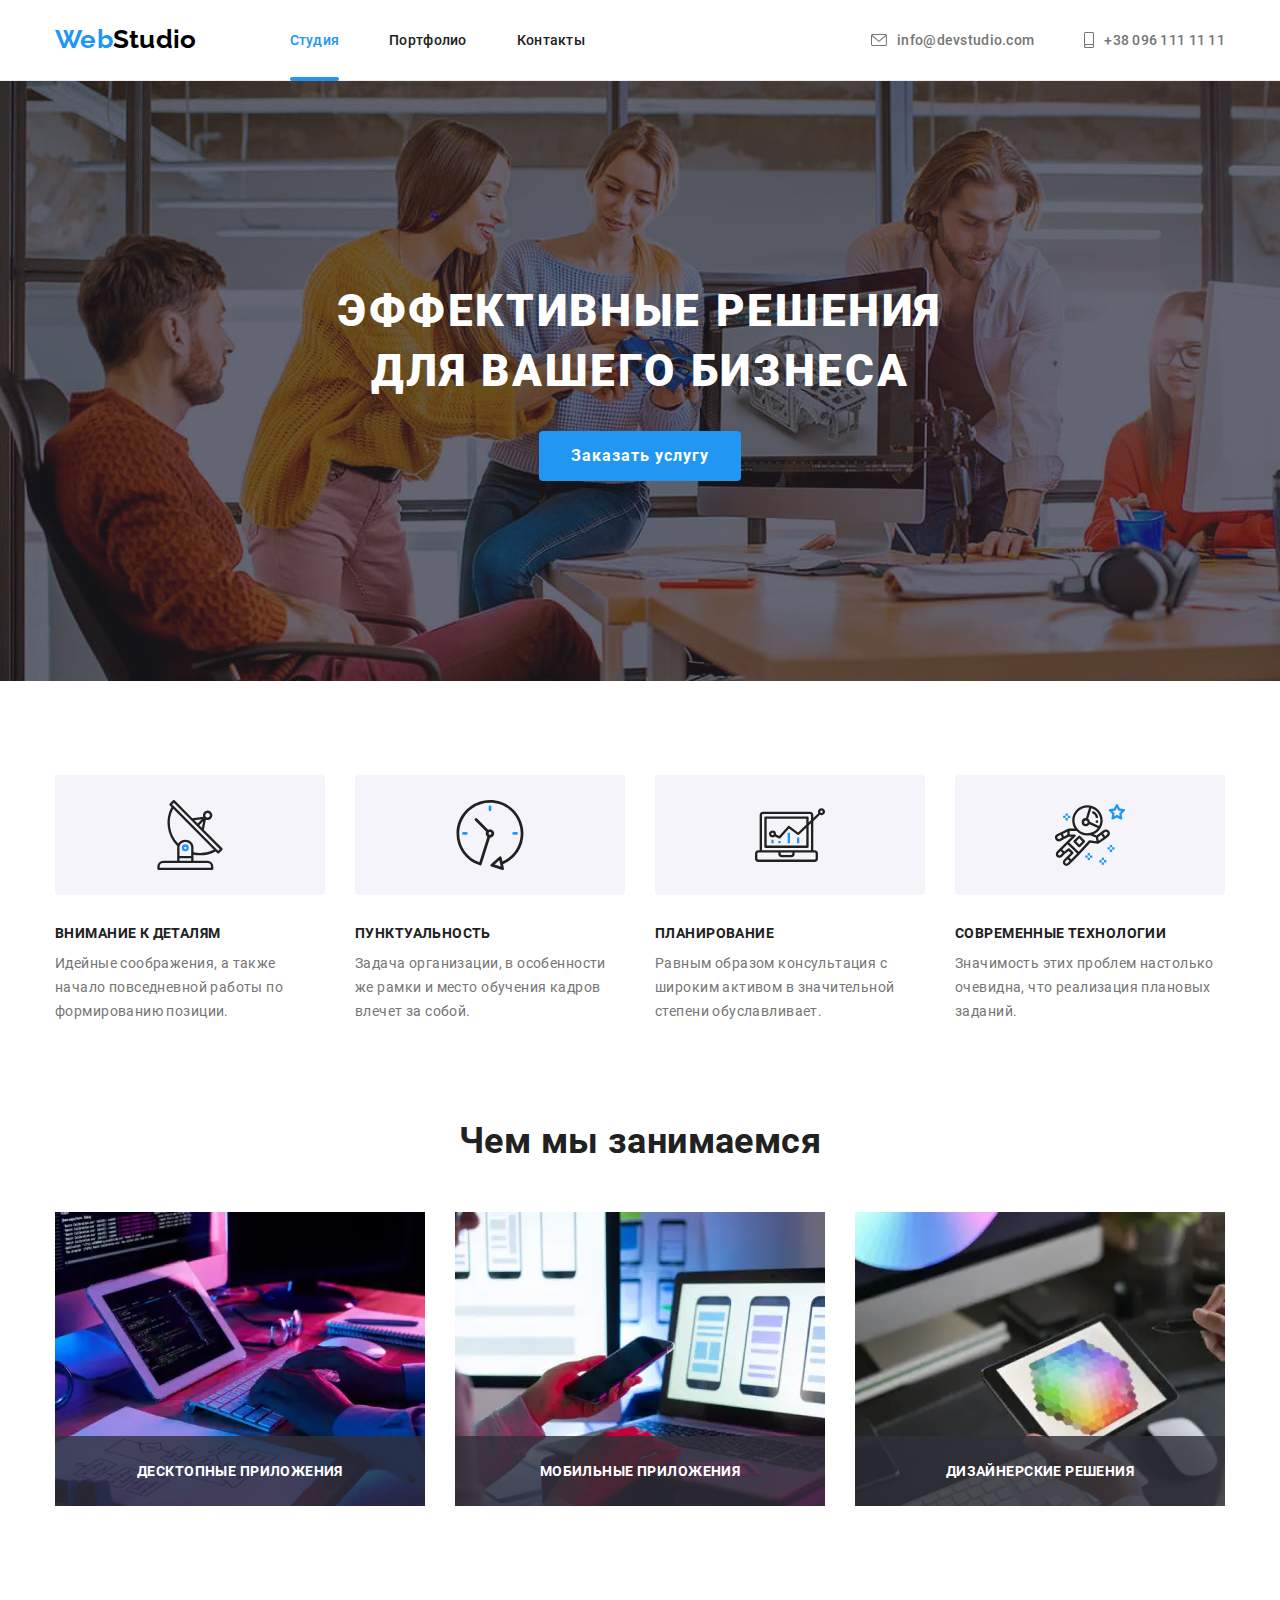
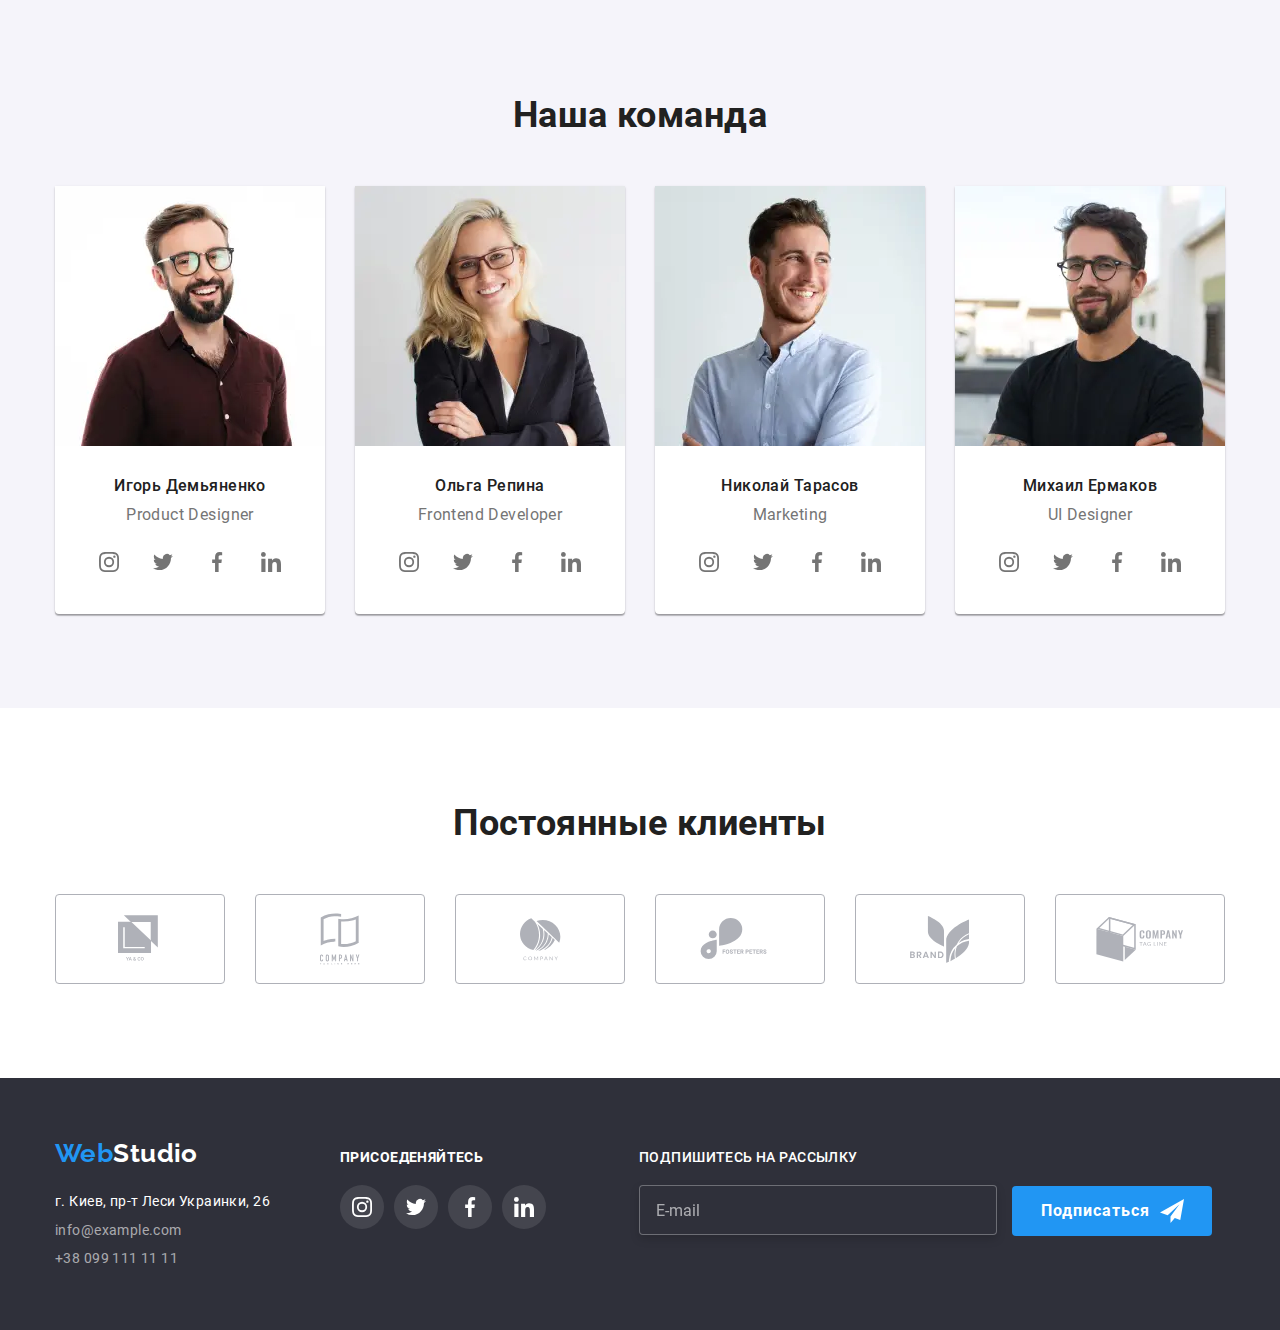
<file: index.html>
<!DOCTYPE html>
<html lang="ru">
  <head>
    <meta charset="UTF-8" />
    <meta name="viewport" content="width=device-width, initial-scale=1.0" />
    <title>WebStudio</title>
    <link rel="preload" href="./css/main.min.css" as="style" />
    <link rel="stylesheet" href="./css/main.min.css" />
  </head>

  <body class="page">
    <!-- Верхняя линия сайта -->
    <header class="menu" id="home-page">
      <div class="menu__box container">
        <!-- Логотип компании -->
        <a class="logo link" href="#home-page">
          <span class="logo__accent">Web</span>Studio
        </a>
        <div class="menu-mobile" id="menu-mobile" data-menu>
          <nav class="nav">
            <ul class="site-nav list">
              <li class="site-nav__item">
                <a
                  class="site-nav__link site-nav__link--active link"
                  href="#home-page"
                  >Студия</a
                >
              </li>
              <li class="site-nav__item">
                <a class="site-nav__link link" href="./portfolio.html"
                  >Портфолио</a
                >
              </li>
              <li class="site-nav__item">
                <a class="site-nav__link link" href="#">Контакты</a>
              </li>
            </ul>
          </nav>

          <ul class="communications list">
            <li class="communications__item">
              <a
                class="communications__link link"
                href="mailto:info@devstudio.com"
              >
                <svg class="communications__icon communications__envelope">
                  <use href="./images/svg/sprite.svg#envelope"></use>
                </svg>
                info@devstudio.com</a
              >
            </li>
            <li class="communications__item">
              <a class="communications__link link" href="tel:+38-096-111-11-11">
                <svg class="communications__icon communications__smartphone">
                  <use href="./images/svg/sprite.svg#smartphone"></use>
                </svg>
                +38 096 111 11 11</a
              >
            </li>
          </ul>
        </div>
        <button
          class="menu__button"
          type="button"
          aria-expanded="false"
          aria-controls="menu-mobile"
          data-menu-button
        >
          <svg
            class="menu__button-image"
            aria-label="Переключатель мобильного меню"
          >
            <use
              class="menu__icon-close"
              href="./images/svg/sprite.svg#close-menu-mobile"
            ></use>
            <use
              class="menu__icon-open"
              href="./images/svg/sprite.svg#open-menu-mobile"
            ></use>
          </svg>
        </button>
      </div>
    </header>

    <main>
      <!-- Шапка -->
      <section class="banner">
        <div class="container">
          <h1 class="banner__title">Эффективные решения для вашего бизнеса</h1>
          <button class="banner__button button" data-modal-open type="button">
            Заказать услугу
          </button>
        </div>
      </section>

      <!-- Особенности -->

      <section class="section">
        <div class="container feature">
          <h2 class="section__title visually-hidden">Особенности</h2>

          <ul class="feature__list list">
            <li class="feature__item feature__icon-antenna">
              <h3 class="feature__title">Внимание к деталям</h3>
              <p class="feature__text">
                Идейные соображения, а также начало повседневной работы по
                формированию позиции.
              </p>
            </li>
            <li class="feature__item feature__icon-clock">
              <h3 class="feature__title">Пунктуальность</h3>
              <p class="feature__text">
                Задача организации, в особенности же рамки и место обучения
                кадров влечет за собой.
              </p>
            </li>
            <li class="feature__item feature__icon-diagram">
              <h3 class="feature__title">Планирование</h3>
              <p class="feature__text">
                Равным образом консультация с широким активом в значительной
                степени обуславливает.
              </p>
            </li>
            <li class="feature__item feature__icon-astronaut">
              <h3 class="feature__title">Современные технологии</h3>
              <p class="feature__text">
                Значимость этих проблем настолько очевидна, что реализация
                плановых заданий.
              </p>
            </li>
          </ul>
        </div>
      </section>

      <!-- Чем мы занимаемся -->

      <section class="section">
        <div class="container practice">
          <h2 class="section__title">Чем мы занимаемся</h2>
          <ul class="practice__list list">
            <li class="practice__item">
              <picture>
                <source
                  srcset="
                    ./images/practice/desktop-app.webp,
                    ./images/practice/desktop-app@2x.webp 2x
                  "
                  type="image/webp"
                />
                <source srcset="./images/practice/desktop-app@2x.jpg 2x" />
                <img
                  class="practice__image"
                  src="./images/practice/desktop-app.jpg"
                  alt="Написание кода программы"
                  width="370"
                />
              </picture>
              <div class="practice__box-inside">
                <p class="practice__text">Десктопные приложения</p>
              </div>
            </li>
            <li class="practice__item">
              <picture>
                <source
                  srcset="
                    ./images/practice/mobile-app.webp,
                    ./images/practice/mobile-app@2x.webp 2x
                  "
                  type="image/webp"
                />
                <source srcset="./images/practice/mobile-app@2x.jpg 2x" />
                <img
                  class="practice__image"
                  src="./images/practice/mobile-app.jpg"
                  alt="Создание структуры программы"
                  width="370"
                />
              </picture>
              <div class="practice__box-inside">
                <p class="practice__text">Мобильные приложения</p>
              </div>
            </li>
            <li class="practice__item">
              <picture>
                <source
                  srcset="
                    ./images/practice/desing-solution.webp,
                    ./images/practice/desing-solution@2x.webp 2x
                  "
                  type="image/webp"
                />
                <source srcset="./images/practice/desing-solution@2x.jpg 2x" />
                <img
                  class="practice__image"
                  src="./images/practice/desing-solution.jpg"
                  alt="Разработка дизайна проэкта"
                  width="370"
                />
              </picture>
              <div class="practice__box-inside">
                <p class="practice__text">Дизайнерские решения</p>
              </div>
            </li>
          </ul>
        </div>
      </section>

      <!-- Наша команда -->

      <section class="section team">
        <div class="container team__box">
          <h2 class="section__title">Наша команда</h2>

          <ul class="team__list list">
            <li class="team__item">
              <picture>
                <source
                  srcset="
                    ./images/team/mobile/product-desinger.webp,
                    ./images/team/mobile/product-desinger@2x.webp 2x
                  "
                  type="image/webp"
                  media="(max-width: 767px)"
                />
                <source
                  srcset="
                    ./images/team/tablet/product-desinger.webp,
                    ./images/team/tablet/product-desinger@2x.webp 2x
                  "
                  type="image/webp"
                  media="(max-width: 1199px)"
                />
                <source
                  srcset="
                    ./images/team/desktop/product-desinger.webp,
                    ./images/team/desktop/product-desinger@2x.webp 2x
                  "
                  type="image/webp"
                  media="(min-width: 1200px)"
                />
                <source
                  srcset="
                    ./images/team/mobile/product-desinger.jpg,
                    ./images/team/mobile/product-desinger@2x.jpg 2x
                  "
                  media="(max-width: 767px)"
                />
                <source
                  srcset="
                    ./images/team/tablet/product-desinger.jpg,
                    ./images/team/tablet/product-desinger@2x.jpg 2x
                  "
                  media="(max-width: 1199px)"
                />
                <source
                  srcset="./images/team/desktop/product-desinger@2x.jpg 2x"
                  media="(min-width: 1200px)"
                />
                <img
                  class="team__image"
                  src="./images/team/desktop/product-desinger.jpg"
                  alt="Дизайнер продукта"
                  width="270"
                />
              </picture>
              <div class="team__text">
                <h3 class="team__title">Игорь Демьяненко</h3>
                <p class="team__career">Product Designer</p>
              </div>

              <ul class="team-social list">
                <li class="team-social__item">
                  <a
                    class="team-social__link link"
                    href="http://www.instagram.com/?hl=ru"
                  >
                    <svg class="team-social__instagram">
                      <use href="./images/svg/sprite.svg#instagram"></use>
                    </svg>
                  </a>
                </li>
                <li class="team-social__item">
                  <a
                    class="team-social__link link"
                    href="http://twitter.com/?lang=ru"
                  >
                    <svg class="team-social__twitter">
                      <use href="./images/svg/sprite.svg#twitter"></use>
                    </svg>
                  </a>
                </li>
                <li class="team-social__item">
                  <a
                    class="team-social__link link"
                    href="http://www.facebook.com/"
                  >
                    <svg class="team-social__facebook">
                      <use href="./images/svg/sprite.svg#facebook"></use>
                    </svg>
                  </a>
                </li>
                <li class="team-social__item">
                  <a
                    class="team-social__link link"
                    href="http://www.linkedin.com/"
                  >
                    <svg class="team-social__linkedin">
                      <use href="./images/svg/sprite.svg#linkedin"></use>
                    </svg>
                  </a>
                </li>
              </ul>
            </li>

            <li class="team__item">
              <picture>
                <source
                  srcset="
                    ./images/team/mobile/frontend-developer.webp,
                    ./images/team/mobile/frontend-developer@2x.webp 2x
                  "
                  type="image/webp"
                  media="(max-width: 767px)"
                />
                <source
                  srcset="
                    ./images/team/tablet/frontend-developer.webp,
                    ./images/team/tablet/frontend-developer@2x.webp 2x
                  "
                  type="image/webp"
                  media="(max-width: 1199px)"
                />
                <source
                  srcset="
                    ./images/team/desktop/frontend-developer.webp,
                    ./images/team/desktop/frontend-developer@2x.webp 2x
                  "
                  type="image/webp"
                  media="(min-width: 1200px)"
                />
                <source
                  srcset="
                    ./images/team/mobile/frontend-developer.jpg,
                    ./images/team/mobile/frontend-developer@2x.jpg 2x
                  "
                  media="(max-width: 767px)"
                />
                <source
                  srcset="
                    ./images/team/tablet/frontend-developer.jpg,
                    ./images/team/tablet/frontend-developer@2x.jpg 2x
                  "
                  media="(max-width: 1199px)"
                />
                <source
                  srcset="./images/team/desktop/frontend-developer@2x.jpg 2x"
                  media="(min-width: 1200px)"
                />
                <img
                  class="team__image"
                  src="./images/team/desktop/frontend-developer.jpg"
                  alt="Фронтенд разработчик"
                  width="270"
                />
              </picture>
              <div class="team__text">
                <h3 class="team__title">Ольга Репина</h3>
                <p class="team__career">Frontend Developer</p>
              </div>

              <ul class="team-social list">
                <li class="team-social__item">
                  <a
                    class="team-social__link link"
                    href="http://www.instagram.com/?hl=ru"
                  >
                    <svg class="team-social__instagram">
                      <use href="./images/svg/sprite.svg#instagram"></use>
                    </svg>
                  </a>
                </li>
                <li class="team-social__item">
                  <a
                    class="team-social__link link"
                    href="http://twitter.com/?lang=ru"
                  >
                    <svg class="team-social__twitter">
                      <use href="./images/svg/sprite.svg#twitter"></use>
                    </svg>
                  </a>
                </li>
                <li class="team-social__item">
                  <a
                    class="team-social__link link"
                    href="http://www.facebook.com/"
                  >
                    <svg class="team-social__facebook">
                      <use href="./images/svg/sprite.svg#facebook"></use>
                    </svg>
                  </a>
                </li>
                <li class="team-social__item">
                  <a
                    class="team-social__link link"
                    href="http://www.linkedin.com/"
                  >
                    <svg class="team-social__linkedin">
                      <use href="./images/svg/sprite.svg#linkedin"></use>
                    </svg>
                  </a>
                </li>
              </ul>
            </li>

            <li class="team__item">
              <picture>
                <source
                  srcset="
                    ./images/team/mobile/marketing.webp,
                    ./images/team/mobile/marketing@2x.webp 2x
                  "
                  type="image/webp"
                  media="(max-width: 767px)"
                />
                <source
                  srcset="
                    ./images/team/tablet/marketing.webp,
                    ./images/team/tablet/marketing@2x.webp 2x
                  "
                  type="image/webp"
                  media="(max-width: 1199px)"
                />
                <source
                  srcset="
                    ./images/team/desktop/marketing.webp,
                    ./images/team/desktop/marketing@2x.webp 2x
                  "
                  type="image/webp"
                  media="(min-width: 1200px)"
                />
                <source
                  srcset="
                    ./images/team/mobile/marketing.jpg,
                    ./images/team/mobile/marketing@2x.jpg 2x
                  "
                  media="(max-width: 767px)"
                />
                <source
                  srcset="
                    ./images/team/tablet/marketing.jpg,
                    ./images/team/tablet/marketing@2x.jpg 2x
                  "
                  media="(max-width: 1199px)"
                />
                <source
                  srcset="./images/team/desktop/marketing@2x.jpg 2x"
                  media="(min-width: 1200px)"
                />
                <img
                  class="team__image"
                  src="./images/team/desktop/marketing.jpg"
                  alt="Маркетолог"
                  width="270"
                />
              </picture>
              <div class="team__text">
                <h3 class="team__title">Николай Тарасов</h3>
                <p class="team__career">Marketing</p>
              </div>

              <ul class="team-social list">
                <li class="team-social__item">
                  <a
                    class="team-social__link link"
                    href="http://www.instagram.com/?hl=ru"
                  >
                    <svg class="team-social__instagram">
                      <use href="./images/svg/sprite.svg#instagram"></use>
                    </svg>
                  </a>
                </li>
                <li class="team-social__item">
                  <a
                    class="team-social__link link"
                    href="http://twitter.com/?lang=ru"
                  >
                    <svg class="team-social__twitter">
                      <use href="./images/svg/sprite.svg#twitter"></use>
                    </svg>
                  </a>
                </li>
                <li class="team-social__item">
                  <a
                    class="team-social__link link"
                    href="http://www.facebook.com/"
                  >
                    <svg class="team-social__facebook">
                      <use href="./images/svg/sprite.svg#facebook"></use>
                    </svg>
                  </a>
                </li>
                <li class="team-social__item">
                  <a
                    class="team-social__link link"
                    href="http://www.linkedin.com/"
                  >
                    <svg class="team-social__linkedin">
                      <use href="./images/svg/sprite.svg#linkedin"></use>
                    </svg>
                  </a>
                </li>
              </ul>
            </li>

            <li class="team__item">
              <picture>
                <source
                  srcset="
                    ./images/team/mobile/ui-desinger.webp,
                    ./images/team/mobile/ui-desinger@2x.webp 2x
                  "
                  type="image/webp"
                  media="(max-width: 767px)"
                />
                <source
                  srcset="
                    ./images/team/tablet/ui-desinger.webp,
                    ./images/team/tablet/ui-desinger@2x.webp 2x
                  "
                  type="image/webp"
                  media="(max-width: 1199px)"
                />
                <source
                  srcset="
                    ./images/team/desktop/ui-desinger.webp,
                    ./images/team/desktop/ui-desinger@2x.webp 2x
                  "
                  type="image/webp"
                  media="(min-width: 1200px)"
                />
                <source
                  srcset="
                    ./images/team/mobile/ui-desinger.jpg,
                    ./images/team/mobile/ui-desinger@2x.jpg 2x
                  "
                  media="(max-width: 767px)"
                />
                <source
                  srcset="
                    ./images/team/tablet/ui-desinger.jpg,
                    ./images/team/tablet/ui-desinger@2x.jpg 2x
                  "
                  media="(max-width: 1199px)"
                />
                <source
                  srcset="./images/team/desktop/ui-desinger@2x.jpg 2x"
                  media="(min-width: 1200px)"
                />
                <img
                  class="team__image"
                  src="./images/team/desktop/ui-desinger.jpg"
                  alt="Дизайнер пользовательского интерфейса"
                  width="270"
                />
              </picture>
              <div class="team__text">
                <h3 class="team__title">Михаил Ермаков</h3>
                <p class="team__career">UI Designer</p>
              </div>

              <ul class="team-social list">
                <li class="team-social__item">
                  <a
                    class="team-social__link link"
                    href="http://www.instagram.com/?hl=ru"
                  >
                    <svg class="team-social__instagram">
                      <use href="./images/svg/sprite.svg#instagram"></use>
                    </svg>
                  </a>
                </li>
                <li class="team-social__item">
                  <a
                    class="team-social__link link"
                    href="http://twitter.com/?lang=ru"
                  >
                    <svg class="team-social__twitter">
                      <use href="./images/svg/sprite.svg#twitter"></use>
                    </svg>
                  </a>
                </li>
                <li class="team-social__item">
                  <a
                    class="team-social__link link"
                    href="http://www.facebook.com/"
                  >
                    <svg class="team-social__facebook">
                      <use href="./images/svg/sprite.svg#facebook"></use>
                    </svg>
                  </a>
                </li>
                <li class="team-social__item">
                  <a
                    class="team-social__link link"
                    href="http://www.linkedin.com/"
                  >
                    <svg class="team-social__linkedin">
                      <use href="./images/svg/sprite.svg#linkedin"></use>
                    </svg>
                  </a>
                </li>
              </ul>
            </li>
          </ul>
        </div>
      </section>

      <!-- Постоянные клиенты -->

      <section class="section">
        <div class="container clients">
          <h2 class="section__title clients__title">Постоянные клиенты</h2>
          <ul class="clients__list list">
            <li class="clients__item">
              <a class="clients__link link" href="#">
                <svg class="clients__company client-icon">
                  <use href="./images/svg/sprite.svg#logo-1"></use>
                </svg>
              </a>
            </li>
            <li class="clients__item">
              <a class="clients__link link" href="#">
                <svg class="clients__company client-icon">
                  <use href="./images/svg/sprite.svg#logo-2"></use>
                </svg>
              </a>
            </li>
            <li class="clients__item">
              <a class="clients__link link" href="#">
                <svg class="clients__company client-icon">
                  <use href="./images/svg/sprite.svg#logo-3"></use>
                </svg>
              </a>
            </li>
            <li class="clients__item">
              <a class="clients__link link" href="#">
                <svg class="clients__company client-icon">
                  <use href="./images/svg/sprite.svg#logo-4"></use>
                </svg>
              </a>
            </li>
            <li class="clients__item">
              <a class="clients__link link" href="#">
                <svg class="clients__company client-icon">
                  <use href="./images/svg/sprite.svg#logo-5"></use>
                </svg>
              </a>
            </li>
            <li class="clients__item">
              <a class="clients__link link" href="#">
                <svg class="clients__company client-icon">
                  <use href="./images/svg/sprite.svg#logo-6"></use>
                </svg>
              </a>
            </li>
          </ul>
        </div>
      </section>
    </main>

    <footer class="footer">
      <div class="container footer__box">
        <div class="main-address">
          <a class="logo link" href="#home-page">
            <p class="main-address__text">
              <span class="logo__accent">Web</span>Studio
            </p>
          </a>

          <!-- Адрес -->

          <address class="address">
            <ul class="address__list list">
              <li class="address__item">
                <p class="address__text">г. Киев, пр-т Леси Украинки, 26</p>
              </li>
              <li class="address__item">
                <a class="address__link link" href="mailto:info@example.com"
                  >info@example.com</a
                >
              </li>
              <li class="address__item">
                <a class="address__link link" href="tel:+38-099-111-11-11"
                  >+38 099 111 11 11</a
                >
              </li>
            </ul>
          </address>
        </div>

        <!-- Социальные ссылки -->

        <div class="social">
          <h2 class="social__title">Присоеденяйтесь</h2>
          <ul class="social__list list">
            <li class="social__item">
              <a
                class="social__link social__instagram-link link"
                href="https://www.instagram.com/?hl=ru"
              ></a>
            </li>
            <li class="social__item">
              <a
                class="social__link social__twitter-link link"
                href="https://twitter.com/?lang=ru"
              ></a>
            </li>
            <li class="social__item">
              <a
                class="social__link social__facebook-link link"
                href="https://www.facebook.com/"
              ></a>
            </li>
            <li class="social__item">
              <a
                class="social__link social__linkedin-link link"
                href="https://www.linkedin.com/"
              ></a>
            </li>
          </ul>
        </div>

        <!--  Подписка на рассылку -->

        <div class="subscription">
          <h2 class="subscription__title">Подпишитесь на рассылку</h2>
          <form class="subscription__form" action="#">
            <label class="subscrition__form-field">
              <input
                type="email"
                class="subscription__input"
                name="subscripe-mail"
                placeholder="E-mail"
                pattern="[a-z0-9._%+-]+@[a-z0-9.-]+\.[a-z]{2,}$"
                autocomplete="off"
                required
              />
            </label>
            <button type="submit" class="subscription__button button">
              Подписаться
            </button>
          </form>
        </div>
      </div>
    </footer>

    <!-- Модальное окно -->

    <div class="backdrop is-hidden" data-modal>
      <div class="modal">
        <button class="button-close" data-modal-close type="button">
          <svg class="button-close__svg">
            <use href="./images/svg/sprite.svg#btn-close"></use>
          </svg>
        </button>

        <h2 class="modal__title">Оставьте свои данные, мы вам перезвоним</h2>
        <form class="modal__form" action="#">
          <label class="modal__form-field">
            <span class="modal__form-label">Имя</span>
            <input
              type="text"
              class="modal__form-input"
              name="user-name"
              pattern="^[A-Za-zА-Яа-яЁё\s]+$"
              autocomplete="off"
              placeholder="Имя"
              required
            />
            <svg class="modal__form-icon">
              <use href="./images/svg/sprite.svg#person-black-18dp"></use>
            </svg>
          </label>

          <label class="modal__form-field">
            <span class="modal__form-label">Телефон</span>
            <input
              type="tel"
              class="modal__form-input"
              name="user-phone"
              pattern="[0-9]{10,12}"
              autocomplete="off"
              placeholder="Телефон"
              required
            />
            <svg class="modal__form-icon">
              <use href="./images/svg/sprite.svg#phone-black-18dp"></use>
            </svg>
          </label>

          <label class="modal__form-field">
            <span class="modal__form-label">Почта</span>
            <input
              type="email"
              class="modal__form-input"
              name="user-mail"
              pattern="[a-z0-9._%+-]+@[a-z0-9.-]+\.[a-z]{2,}$"
              autocomplete="off"
              placeholder="Почта"
              required
            />
            <svg class="modal__form-icon">
              <use href="./images/svg/sprite.svg#email-black-18dp"></use>
            </svg>
          </label>

          <label class="modal__form-field">
            <span class="modal__form-label">Комментарий</span>
            <textarea
              class="modal__form-textarea modal__form-input"
              name="user-message"
              rows="6"
              placeholder="Введите текст"
            ></textarea>
          </label>

          <label class="modal__form-checkbox">
            <input
              type="checkbox"
              class="modal__form-checkbox-input visually-hidden"
              name="checkbox"
              required
            />
            <span class="modal__checkbox-icon"></span>
            <span class="modal__form-checkbox-text"
              >Соглашаюсь с рассылкой и принимаю</span
            >
            <a class="modal__form-checkbox-link link" href="#"
              >Условия договора</a
            >
          </label>

          <button type="submit" class="modal__form-button button">
            Отправить
          </button>
        </form>
      </div>
    </div>
    <script src="./js/menu-mobile.js"></script>
    <script src="./js/modal.js"></script>
  </body>
</html>
</file>
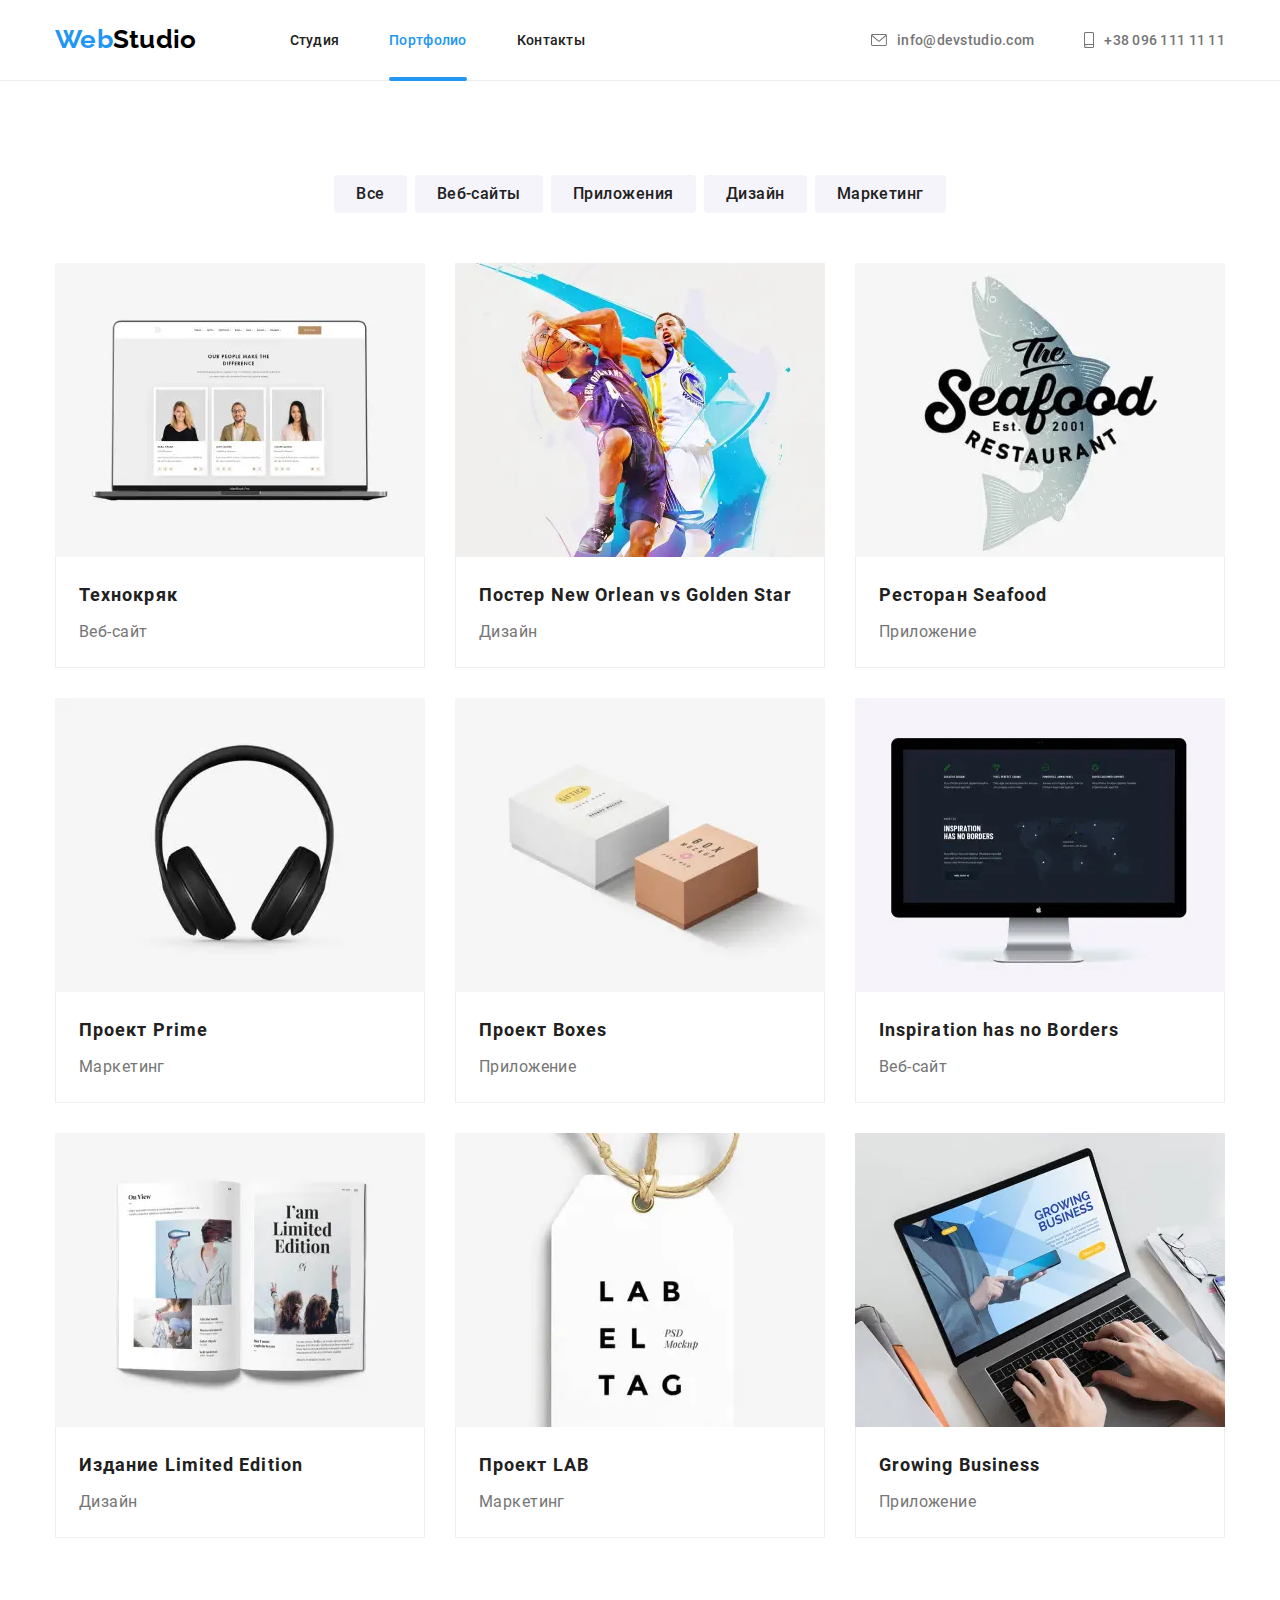
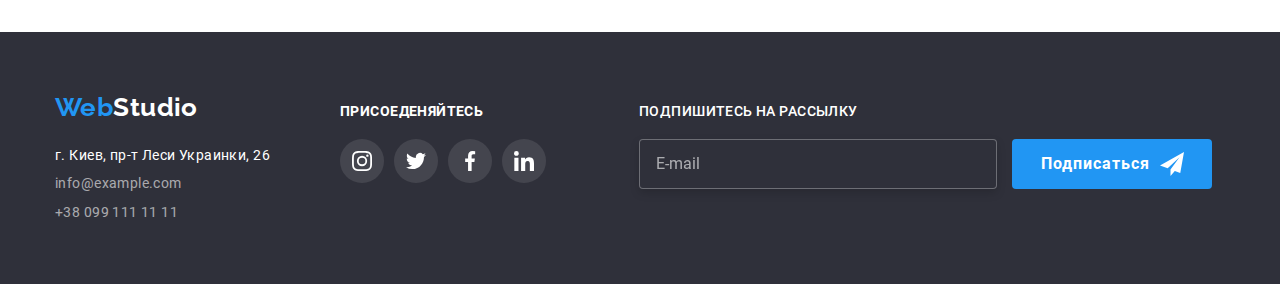
<file: portfolio.html>
<!DOCTYPE html>
<html lang="ru">
  <head>
    <meta charset="UTF-8" />
    <meta name="viewport" content="width=device-width, initial-scale=1.0" />
    <title>Portfolio Webstudio</title>
    <link rel="preload" href="./css/main.min.css" as="style" />
    <link rel="stylesheet" href="./css/main.min.css" />
  </head>

  <body class="page">
    <!-- Верхняя линия сайта -->
    <header class="menu" id="portfolio-page">
      <div class="menu__box container">
        <!-- Логотип компании -->
        <a class="logo link" href="./index.html">
          <span class="logo__accent">Web</span>Studio
        </a>
        <div class="menu-mobile" id="menu-mobile" data-menu>
          <nav class="nav">
            <ul class="site-nav list">
              <li class="site-nav__item">
                <a class="site-nav__link link" href="./index.html">Студия</a>
              </li>
              <li class="site-nav__item">
                <a
                  class="site-nav__link site-nav__link--active link"
                  href="#portfolio-page"
                  >Портфолио</a
                >
              </li>
              <li class="site-nav__item">
                <a class="site-nav__link link" href="#">Контакты</a>
              </li>
            </ul>
          </nav>

          <ul class="communications list">
            <li class="communications__item">
              <a
                class="communications__link link"
                href="mailto:info@devstudio.com"
              >
                <svg class="communications__icon communications__envelope">
                  <use href="./images/svg/sprite.svg#envelope"></use>
                </svg>
                info@devstudio.com</a
              >
            </li>
            <li class="communications__item">
              <a class="communications__link link" href="tel:+38-096-111-11-11">
                <svg class="communications__icon communications__smartphone">
                  <use href="./images/svg/sprite.svg#smartphone"></use>
                </svg>
                +38 096 111 11 11</a
              >
            </li>
          </ul>
        </div>
        <button
          class="menu__button"
          type="button"
          aria-expanded="false"
          aria-controls="menu-mobile"
          data-menu-button
        >
          <svg
            class="menu__button-image"
            aria-label="Переключатель мобильного иеню"
          >
            <use
              class="menu__icon-close"
              href="./images/svg/sprite.svg#close-menu-mobile"
            ></use>
            <use
              class="menu__icon-open"
              href="./images/svg/sprite.svg#open-menu-mobile"
            ></use>
          </svg>
        </button>
      </div>
    </header>

    <main>
      <!-- Портфолио -->

      <div class="container">
        <section class="filter">
          <h1 class="visually-hidden">Портфолио</h1>

          <!-- Фильтр проэктов -->

          <ul class="filter__button list">
            <li class="filter__item">
              <button class="filter__btn button" type="button">Все</button>
            </li>
            <li class="filter__item">
              <button class="filter__btn button" type="button">
                Веб-сайты
              </button>
            </li>
            <li class="filter__item">
              <button class="filter__btn button" type="button">
                Приложения
              </button>
            </li>
            <li class="filter__item">
              <button class="filter__btn button" type="button">Дизайн</button>
            </li>
            <li class="filter__item">
              <button class="filter__btn button" type="button">
                Маркетинг
              </button>
            </li>
          </ul>

          <!-- Каталог проэктов -->

          <div class="catalog">
            <ul class="catalog__list list">
              <li class="catalog__item">
                <a class="link" href="#">
                  <div class="catalog__description">
                    <picture>
                      <source
                        srcset="
                          ./images/catalog/mobile/techno.webp,
                          ./images/catalog/mobile/techno@2x.webp 2x
                        "
                        type="image/webp"
                        media="(max-width: 767px)"
                      />
                      <source
                        srcset="
                          ./images/catalog/tablet/techno.webp,
                          ./images/catalog/tablet/techno@2x.webp 2x
                        "
                        type="image/webp"
                        media="(max-width: 1199px)"
                      />
                      <source
                        srcset="
                          ./images/catalog/desktop/techno.webp,
                          ./images/catalog/desktop/techno@2x.webp 2x
                        "
                        type="image/webp"
                        media="(min-width: 1200px)"
                      />
                      <source
                        srcset="
                          ./images/catalog/mobile/techno.jpg,
                          ./images/catalog/mobile/techno@2x.jpg 2x
                        "
                        media="(max-width: 767px)"
                      />
                      <source
                        srcset="
                          ./images/catalog/tablet/techno.jpg,
                          ./images/catalog/tablet/techno@2x.jpg 2x
                        "
                        media="(max-width: 1199px)"
                      />
                      <source
                        srcset="./images/catalog/desktop/techno@2x.jpg 2x"
                        media="(min-width: 1200px)"
                      />
                      <img
                        class="catalog__image"
                        src="./images/catalog/desktop/techno.jpg"
                        alt="Сайт компании Технокряк"
                        width="370"
                      />
                    </picture>
                    <div class="catalog__description-pullout">
                      <p class="catalog__description-text">
                        Технокряк это современная площадка распространения
                        коронавируса. Компании используют эту платформу для
                        цифрового шпионажа и атак на защищённые сервера
                        конкурентов.
                      </p>
                    </div>
                  </div>
                  <div class="catalog__text">
                    <h2 class="catalog__title">Технокряк</h2>
                    <p class="catalog__project">Веб-сайт</p>
                  </div>
                </a>
              </li>

              <li class="catalog__item">
                <a class="link" href="#">
                  <div class="catalog__description">
                    <picture>
                      <source
                        srcset="
                          ./images/catalog/mobile/poster-orlean-star.webp,
                          ./images/catalog/mobile/poster-orlean-star@2x.webp 2x
                        "
                        type="image/webp"
                        media="(max-width: 767px)"
                      />
                      <source
                        srcset="
                          ./images/catalog/tablet/poster-orlean-star.webp,
                          ./images/catalog/tablet/poster-orlean-star@2x.webp 2x
                        "
                        type="image/webp"
                        media="(max-width: 1199px)"
                      />
                      <source
                        srcset="
                          ./images/catalog/desktop/poster-orlean-star.webp,
                          ./images/catalog/desktop/poster-orlean-star@2x.webp 2x
                        "
                        type="image/webp"
                        media="(min-width: 1200px)"
                      />
                      <source
                        srcset="
                          ./images/catalog/mobile/poster-orlean-star.jpg,
                          ./images/catalog/mobile/poster-orlean-star@2x.jpg 2x
                        "
                        media="(max-width: 767px)"
                      />
                      <source
                        srcset="
                          ./images/catalog/tablet/poster-orlean-star.jpg,
                          ./images/catalog/tablet/poster-orlean-star@2x.jpg 2x
                        "
                        media="(max-width: 1199px)"
                      />
                      <source
                        srcset="
                          ./images/catalog/desktop/poster-orlean-star@2x.jpg 2x
                        "
                        media="(min-width: 1200px)"
                      />
                      <img
                        class="catalog__image"
                        src="./images/catalog/desktop/poster-orlean-star.jpg"
                        alt="Игра New Orlean против Golden Star"
                        width="370"
                      />
                    </picture>
                    <div class="catalog__description-pullout">
                      <p class="catalog__description-text">
                        Технокряк это современная площадка распространения
                        коронавируса. Компании используют эту платформу для
                        цифрового шпионажа и атак на защищённые сервера
                        конкурентов.
                      </p>
                    </div>
                  </div>
                  <div class="catalog__text">
                    <h2 class="catalog__title">
                      Постер New Orlean vs Golden Star
                    </h2>
                    <p class="catalog__project">Дизайн</p>
                  </div>
                </a>
              </li>

              <li class="catalog__item">
                <a class="link" href="#">
                  <div class="catalog__description">
                    <picture>
                      <source
                        srcset="
                          ./images/catalog/mobile/restaurant-seafood.webp,
                          ./images/catalog/mobile/restaurant-seafood@2x.webp 2x
                        "
                        type="image/webp"
                        media="(max-width: 767px)"
                      />
                      <source
                        srcset="
                          ./images/catalog/tablet/restaurant-seafood.webp,
                          ./images/catalog/tablet/restaurant-seafood@2x.webp 2x
                        "
                        type="image/webp"
                        media="(max-width: 1199px)"
                      />
                      <source
                        srcset="
                          ./images/catalog/desktop/restaurant-seafood.webp,
                          ./images/catalog/desktop/restaurant-seafood@2x.webp 2x
                        "
                        type="image/webp"
                        media="(min-width: 1200px)"
                      />
                      <source
                        srcset="
                          ./images/catalog/mobile/restaurant-seafood.jpg,
                          ./images/catalog/mobile/restaurant-seafood@2x.jpg 2x
                        "
                        media="(max-width: 767px)"
                      />
                      <source
                        srcset="
                          ./images/catalog/tablet/restaurant-seafood.jpg,
                          ./images/catalog/tablet/restaurant-seafood@2x.jpg 2x
                        "
                        media="(max-width: 1199px)"
                      />
                      <source
                        srcset="
                          ./images/catalog/desktop/restaurant-seafood@2x.jpg 2x
                        "
                        media="(min-width: 1200px)"
                      />
                      <img
                        class="catalog__image"
                        src="./images/catalog/desktop/restaurant-seafood.jpg"
                        alt="Ресторан Seafood"
                        width="370"
                      />
                    </picture>
                    <div class="catalog__description-pullout">
                      <p class="catalog__description-text">
                        Технокряк это современная площадка распространения
                        коронавируса. Компании используют эту платформу для
                        цифрового шпионажа и атак на защищённые сервера
                        конкурентов.
                      </p>
                    </div>
                  </div>
                  <div class="catalog__text">
                    <h2 class="catalog__title">Ресторан Seafood</h2>
                    <p class="catalog__project">Приложение</p>
                  </div>
                </a>
              </li>

              <li class="catalog__item">
                <a class="link" href="#">
                  <div class="catalog__description">
                    <picture>
                      <source
                        srcset="
                          ./images/catalog/mobile/prime.webp,
                          ./images/catalog/mobile/prime@2x.webp 2x
                        "
                        type="image/webp"
                        media="(max-width: 767px)"
                      />
                      <source
                        srcset="
                          ./images/catalog/tablet/prime.webp,
                          ./images/catalog/tablet/prime@2x.webp 2x
                        "
                        type="image/webp"
                        media="(max-width: 1199px)"
                      />
                      <source
                        srcset="
                          ./images/catalog/desktop/prime.webp,
                          ./images/catalog/desktop/prime@2x.webp 2x
                        "
                        type="image/webp"
                        media="(min-width: 1200px)"
                      />
                      <source
                        srcset="
                          ./images/catalog/mobile/prime.jpg,
                          ./images/catalog/mobile/prime@2x.jpg 2x
                        "
                        media="(max-width: 767px)"
                      />
                      <source
                        srcset="
                          ./images/catalog/tablet/prime.jpg,
                          ./images/catalog/tablet/prime@2x.jpg 2x
                        "
                        media="(max-width: 1199px)"
                      />
                      <source
                        srcset="./images/catalog/mobile/prime@2x.jpg 2x"
                        media="(min-width: 1200px)"
                      />
                      <img
                        class="catalog__image"
                        src="./images/catalog/mobile/prime.jpg"
                        alt="Проект Prime"
                        width="370"
                      />
                    </picture>
                    <div class="catalog__description-pullout">
                      <p class="catalog__description-text">
                        Технокряк это современная площадка распространения
                        коронавируса. Компании используют эту платформу для
                        цифрового шпионажа и атак на защищённые сервера
                        конкурентов.
                      </p>
                    </div>
                  </div>
                  <div class="catalog__text">
                    <h2 class="catalog__title">Проект Prime</h2>
                    <p class="catalog__project">Маркетинг</p>
                  </div>
                </a>
              </li>

              <li class="catalog__item">
                <a class="link" href="#">
                  <div class="catalog__description">
                    <picture>
                      <source
                        srcset="
                          ./images/catalog/mobile/boxes.webp,
                          ./images/catalog/mobile/boxes@2x.webp 2x
                        "
                        type="image/webp"
                        media="(max-width: 767px)"
                      />
                      <source
                        srcset="
                          ./images/catalog/tablet/boxes.webp,
                          ./images/catalog/tablet/boxes@2x.webp 2x
                        "
                        type="image/webp"
                        media="(max-width: 1199px)"
                      />
                      <source
                        srcset="
                          ./images/catalog/desktop/boxes.webp,
                          ./images/catalog/desktop/boxes@2x.webp 2x
                        "
                        type="image/webp"
                        media="(min-width: 1200px)"
                      />
                      <source
                        srcset="
                          ./images/catalog/mobile/boxes.jpg,
                          ./images/catalog/mobile/boxes@2x.jpg 2x
                        "
                        media="(max-width: 767px)"
                      />
                      <source
                        srcset="
                          ./images/catalog/tablet/boxes.jpg,
                          ./images/catalog/tablet/boxes@2x.jpg 2x
                        "
                        media="(max-width: 1199px)"
                      />
                      <source
                        srcset="./images/catalog/desktop/boxes@2x.jpg 2x"
                        media="(min-width: 1200px)"
                      />
                      <img
                        class="catalog__image"
                        src="./images/catalog/desktop/boxes.jpg"
                        alt="Проект Boxes"
                        width="370"
                      />
                    </picture>
                    <div class="catalog__description-pullout">
                      <p class="catalog__description-text">
                        Технокряк это современная площадка распространения
                        коронавируса. Компании используют эту платформу для
                        цифрового шпионажа и атак на защищённые сервера
                        конкурентов.
                      </p>
                    </div>
                  </div>
                  <div class="catalog__text">
                    <h2 class="catalog__title">Проект Boxes</h2>
                    <p class="catalog__project">Приложение</p>
                  </div>
                </a>
              </li>

              <li class="catalog__item">
                <a class="link" href="#">
                  <div class="catalog__description">
                    <picture>
                      <source
                        srcset="
                          ./images/catalog/mobile/inspiration.webp,
                          ./images/catalog/mobile/inspiration@2x.webp 2x
                        "
                        type="image/webp"
                        media="(max-width: 767px)"
                      />
                      <source
                        srcset="
                          ./images/catalog/tablet/inspiration.webp,
                          ./images/catalog/tablet/inspiration@2x.webp 2x
                        "
                        type="image/webp"
                        media="(max-width: 1199px)"
                      />
                      <source
                        srcset="
                          ./images/catalog/desktop/inspiration.webp,
                          ./images/catalog/desktop/inspiration@2x.webp 2x
                        "
                        type="image/webp"
                        media="(min-width: 1200px)"
                      />
                      <source
                        srcset="
                          ./images/catalog/mobile/inspiration.jpg,
                          ./images/catalog/mobile/inspiration@2x.jpg 2x
                        "
                        media="(max-width: 767px)"
                      />
                      <source
                        srcset="
                          ./images/catalog/tablet/inspiration.jpg,
                          ./images/catalog/tablet/inspiration@2x.jpg 2x
                        "
                        media="(max-width: 1199px)"
                      />
                      <source
                        srcset="./images/catalog/desktop/inspiration@2x.jpg 2x"
                        media="(min-width: 1200px)"
                      />
                      <img
                        class="catalog__image"
                        src="./images/catalog/desktop/inspiration.jpg"
                        alt="У вдохновения нет границ"
                        width="370"
                      />
                    </picture>
                    <div class="catalog__description-pullout">
                      <p class="catalog__description-text">
                        Технокряк это современная площадка распространения
                        коронавируса. Компании используют эту платформу для
                        цифрового шпионажа и атак на защищённые сервера
                        конкурентов.
                      </p>
                    </div>
                  </div>
                  <div class="catalog__text">
                    <h2 class="catalog__title">Inspiration has no Borders</h2>
                    <p class="catalog__project">Веб-сайт</p>
                  </div>
                </a>
              </li>

              <li class="catalog__item">
                <a class="link" href="#">
                  <div class="catalog__description">
                    <picture>
                      <source
                        srcset="
                          ./images/catalog/mobile/limited-edition.webp,
                          ./images/catalog/mobile/limited-edition@2x.webp 2x
                        "
                        type="image/webp"
                        media="(max-width: 767px)"
                      />
                      <source
                        srcset="
                          ./images/catalog/tablet/limited-edition.webp,
                          ./images/catalog/tablet/limited-edition@2x.webp 2x
                        "
                        type="image/webp"
                        media="(max-width: 1199px)"
                      />
                      <source
                        srcset="
                          ./images/catalog/desktop/limited-edition.webp,
                          ./images/catalog/desktop/limited-edition@2x.webp 2x
                        "
                        type="image/webp"
                        media="(min-width: 1200px)"
                      />
                      <source
                        srcset="
                          ./images/catalog/mobile/limited-edition.jpg,
                          ./images/catalog/mobile/limited-edition@2x.jpg 2x
                        "
                        media="(max-width: 767px)"
                      />
                      <source
                        srcset="
                          ./images/catalog/tablet/limited-edition.jpg,
                          ./images/catalog/tablet/limited-edition@2x.jpg 2x
                        "
                        media="(max-width: 1199px)"
                      />
                      <source
                        srcset="
                          ./images/catalog/desktop/limited-edition@2x.jpg 2x
                        "
                        media="(min-width: 1200px)"
                      />
                      <img
                        class="catalog__image"
                        src="./images/catalog/desktop/limited-edition.jpg"
                        alt="Издание Limited Edition"
                        width="370"
                      />
                    </picture>
                    <div class="catalog__description-pullout">
                      <p class="catalog__description-text">
                        Технокряк это современная площадка распространения
                        коронавируса. Компании используют эту платформу для
                        цифрового шпионажа и атак на защищённые сервера
                        конкурентов.
                      </p>
                    </div>
                  </div>
                  <div class="catalog__text">
                    <h2 class="catalog__title">Издание Limited Edition</h2>
                    <p class="catalog__project">Дизайн</p>
                  </div>
                </a>
              </li>

              <li class="catalog__item">
                <a class="link" href="#">
                  <div class="catalog__description">
                    <picture>
                      <source
                        srcset="
                          ./images/catalog/mobile/lab.webp,
                          ./images/catalog/mobile/lab@2x.webp 2x
                        "
                        type="image/webp"
                        media="(max-width: 767px)"
                      />
                      <source
                        srcset="
                          ./images/catalog/tablet/lab.webp,
                          ./images/catalog/tablet/lab@2x.webp 2x
                        "
                        type="image/webp"
                        media="(max-width: 1199px)"
                      />
                      <source
                        srcset="
                          ./images/catalog/desktop/lab.webp,
                          ./images/catalog/desktop/lab@2x.webp 2x
                        "
                        type="image/webp"
                        media="(min-width: 1200px)"
                      />
                      <source
                        srcset="
                          ./images/catalog/mobile/lab.jpg,
                          ./images/catalog/mobile/lab@2x.jpg 2x
                        "
                        media="(max-width: 767px)"
                      />
                      <source
                        srcset="
                          ./images/catalog/tablet/lab.jpg,
                          ./images/catalog/tablet/lab@2x.jpg 2x
                        "
                        media="(max-width: 1199px)"
                      />
                      <source
                        srcset="./images/catalog/desktop/lab@2x.jpg 2x"
                        media="(min-width: 1200px)"
                      />
                      <img
                        class="catalog__image"
                        src="./images/catalog/desktop/lab.jpg"
                        alt="Проект LAB"
                        width="370"
                      />
                    </picture>
                    <div class="catalog__description-pullout">
                      <p class="catalog__description-text">
                        Технокряк это современная площадка распространения
                        коронавируса. Компании используют эту платформу для
                        цифрового шпионажа и атак на защищённые сервера
                        конкурентов.
                      </p>
                    </div>
                  </div>
                  <div class="catalog__text">
                    <h2 class="catalog__title">Проект LAB</h2>
                    <p class="catalog__project">Маркетинг</p>
                  </div>
                </a>
              </li>

              <li class="catalog__item">
                <a class="link" href="#">
                  <div class="catalog__description">
                    <picture>
                      <source
                        srcset="
                          ./images/catalog/mobile/growing-business.webp,
                          ./images/catalog/mobile/growing-business@2x.webp 2x
                        "
                        type="image/webp"
                        media="(max-width: 767px)"
                      />
                      <source
                        srcset="
                          ./images/catalog/tablet/growing-business.webp,
                          ./images/catalog/tablet/growing-business@2x.webp 2x
                        "
                        type="image/webp"
                        media="(max-width: 1199px)"
                      />
                      <source
                        srcset="
                          ./images/catalog/desktop/growing-business.webp,
                          ./images/catalog/desktop/growing-business@2x.webp 2x
                        "
                        type="image/webp"
                        media="(min-width: 1200px)"
                      />
                      <source
                        srcset="
                          ./images/catalog/mobile/growing-business.jpg,
                          ./images/catalog/mobile/growing-business@2x.jpg 2x
                        "
                        media="(max-width: 767px)"
                      />
                      <source
                        srcset="
                          ./images/catalog/tablet/growing-business.jpg,
                          ./images/catalog/tablet/growing-business@2x.jpg 2x
                        "
                        media="(max-width: 1199px)"
                      />
                      <source
                        srcset="
                          ./images/catalog/desktop/growing-business@2x.jpg 2x
                        "
                        media="(min-width: 1200px)"
                      />
                      <img
                        class="catalog__image"
                        src="./images/catalog/desktop/growing-business.jpg"
                        alt="Растущий бизнес"
                        width="370"
                      />
                    </picture>
                    <div class="catalog__description-pullout">
                      <p class="catalog__description-text">
                        Технокряк это современная площадка распространения
                        коронавируса. Компании используют эту платформу для
                        цифрового шпионажа и атак на защищённые сервера
                        конкурентов.
                      </p>
                    </div>
                  </div>
                  <div class="catalog__text">
                    <h2 class="catalog__title">Growing Business</h2>
                    <p class="catalog__project">Приложение</p>
                  </div>
                </a>
              </li>
            </ul>
          </div>
        </section>
      </div>
    </main>

    <footer class="footer">
      <div class="container footer__box">
        <div class="main-address">
          <a class="logo link" href="./index.html">
            <p class="main-address__text">
              <span class="logo__accent">Web</span>Studio
            </p>
          </a>

          <!-- Адрес -->

          <address class="address">
            <ul class="address__list list">
              <li class="address__item">
                <p class="address__text">г. Киев, пр-т Леси Украинки, 26</p>
              </li>
              <li class="address__item">
                <a class="address__link link" href="mailto:info@example.com"
                  >info@example.com</a
                >
              </li>
              <li class="address__item">
                <a class="address__link link" href="tel:+38-099-111-11-11"
                  >+38 099 111 11 11</a
                >
              </li>
            </ul>
          </address>
        </div>

        <!-- Социальные ссылки -->

        <div class="social">
          <h2 class="social__title">Присоеденяйтесь</h2>
          <ul class="social__list list">
            <li class="social__item">
              <a
                class="social__link social__instagram-link link"
                href="https://www.instagram.com/?hl=ru"
              ></a>
            </li>
            <li class="social__item">
              <a
                class="social__link social__twitter-link link"
                href="https://twitter.com/?lang=ru"
              ></a>
            </li>
            <li class="social__item">
              <a
                class="social__link social__facebook-link link"
                href="https://www.facebook.com/"
              ></a>
            </li>
            <li class="social__item">
              <a
                class="social__link social__linkedin-link link"
                href="https://www.linkedin.com/"
              ></a>
            </li>
          </ul>
        </div>

        <!--  Подписка на рассылку -->

        <div class="subscription">
          <h2 class="subscription__title">Подпишитесь на рассылку</h2>
          <form class="subscription__form" action="#">
            <input
              type="email"
              class="subscription__input"
              name="subscripe-mail"
              placeholder="E-mail"
              pattern="[a-z0-9._%+-]+@[a-z0-9.-]+\.[a-z]{2,}$"
              autocomplete="off"
              required
            />
            <button type="submit" class="subscription__button button">
              Подписаться
            </button>
          </form>
        </div>
      </div>
    </footer>
    <script src="./js/menu-mobile.js"></script>
  </body>
</html>
</file>
<file: css/main.min.css>
/*! modern-normalize v1.0.0 | MIT License | https://github.com/sindresorhus/modern-normalize */*,*::before,*::after{box-sizing:border-box}:root{-moz-tab-size:4;tab-size:4}html{line-height:1.15;-webkit-text-size-adjust:100%}body{margin:0}body{font-family:system-ui,-apple-system,"Segoe UI",Roboto,Helvetica,Arial,sans-serif,"Apple Color Emoji","Segoe UI Emoji"}hr{height:0;color:inherit}abbr[title]{text-decoration:underline dotted}b,strong{font-weight:bolder}code,kbd,samp,pre{font-family:ui-monospace, SFMono-Regular, Consolas, "Liberation Mono", Menlo, monospace;font-size:1em}small{font-size:80%}sub,sup{font-size:75%;line-height:0;position:relative;vertical-align:baseline}sub{bottom:-0.25em}sup{top:-0.5em}table{text-indent:0;border-color:inherit}button,input,optgroup,select,textarea{font-family:inherit;font-size:100%;line-height:1.15;margin:0}button,select{text-transform:none}button,[type="button"],[type="reset"],[type="submit"]{-webkit-appearance:button}::-moz-focus-inner{border-style:none;padding:0}:-moz-focusring{outline:1px dotted ButtonText}:-moz-ui-invalid{box-shadow:none}legend{padding:0}progress{vertical-align:baseline}::-webkit-inner-spin-button,::-webkit-outer-spin-button{height:auto}[type="search"]{-webkit-appearance:textfield;outline-offset:-2px}::-webkit-search-decoration{-webkit-appearance:none}::-webkit-file-upload-button{-webkit-appearance:button;font:inherit}summary{display:list-item}@font-face{font-family:"Raleway";font-style:normal;font-weight:700;font-display:swap;src:url("../fonts/raleway-v17-latin_cyrillic-700.eot");src:local(""),url("../fonts/raleway-v17-latin_cyrillic-700.eot?#iefix") format("embedded-opentype"),url("../fonts/raleway-v17-latin_cyrillic-700.woff2") format("woff2"),url("../fonts/raleway-v17-latin_cyrillic-700.woff") format("woff"),url("../fonts/raleway-v17-latin_cyrillic-700.ttf") format("truetype"),url("../fonts/raleway-v17-latin_cyrillic-700.svg#Raleway") format("svg")}@font-face{font-family:"Roboto";font-style:normal;font-weight:400;font-display:swap;src:url("../fonts/roboto-v20-latin_cyrillic-regular.eot");src:local("Roboto"),local("Roboto-Regular"),url("../fonts/roboto-v20-latin_cyrillic-regular.eot?#iefix") format("embedded-opentype"),url("../fonts/roboto-v20-latin_cyrillic-regular.woff2") format("woff2"),url("../fonts/roboto-v20-latin_cyrillic-regular.woff") format("woff"),url("../fonts/roboto-v20-latin_cyrillic-regular.ttf") format("truetype"),url("../fonts/roboto-v20-latin_cyrillic-regular.svg#Roboto") format("svg")}@font-face{font-family:"Roboto";font-style:normal;font-weight:500;font-display:swap;src:url("../fonts/roboto-v20-latin_cyrillic-500.eot");src:local("Roboto Medium"),local("Roboto-Medium"),url("../fonts/roboto-v20-latin_cyrillic-500.eot?#iefix") format("embedded-opentype"),url("../fonts/roboto-v20-latin_cyrillic-500.woff2") format("woff2"),url("../fonts/roboto-v20-latin_cyrillic-500.woff") format("woff"),url("../fonts/roboto-v20-latin_cyrillic-500.ttf") format("truetype"),url("../fonts/roboto-v20-latin_cyrillic-500.svg#Roboto") format("svg")}@font-face{font-family:"Roboto";font-style:normal;font-weight:700;font-display:swap;src:url("../fonts/roboto-v20-latin_cyrillic-700.eot");src:local("Roboto Bold"),local("Roboto-Bold"),url("../fonts/roboto-v20-latin_cyrillic-700.eot?#iefix") format("embedded-opentype"),url("../fonts/roboto-v20-latin_cyrillic-700.woff2") format("woff2"),url("../fonts/roboto-v20-latin_cyrillic-700.woff") format("woff"),url("../fonts/roboto-v20-latin_cyrillic-700.ttf") format("truetype"),url("../fonts/roboto-v20-latin_cyrillic-700.svg#Roboto") format("svg")}@font-face{font-family:"Roboto";font-style:normal;font-weight:900;font-display:swap;src:url("../fonts/roboto-v20-latin_cyrillic-900.eot");src:local("Roboto Black"),local("Roboto-Black"),url("../fonts/roboto-v20-latin_cyrillic-900.eot?#iefix") format("embedded-opentype"),url("../fonts/roboto-v20-latin_cyrillic-900.woff2") format("woff2"),url("../fonts/roboto-v20-latin_cyrillic-900.woff") format("woff"),url("../fonts/roboto-v20-latin_cyrillic-900.ttf") format("truetype"),url("../fonts/roboto-v20-latin_cyrillic-900.svg#Roboto") format("svg")}html{font-size:calc((10 / 16) * 100%)}.page{background-color:#fff;color:#757575;font-family:Roboto, sans-serif;font-style:normal;font-weight:400;font-size:1.4rem;line-height:calc(24 / 14);letter-spacing:0.03em}.list{padding:0;margin:0;list-style:none}.link{text-decoration:none}.visually-hidden{position:absolute;width:1px;height:1px;margin:-1px;border:0;padding:0;white-space:nowrap;clip-path:inset(100%);clip:rect(0 0 0 0);overflow:hidden}.flexbox{display:flex}.container{width:100%;margin-left:auto;margin-right:auto;padding-left:15px;padding-right:15px}@media (min-width: 480px){.container{width:480px}}@media (min-width: 768px){.container{width:768px}}@media (min-width: 1200px){.container{width:1200px}}.logo{display:block;font-size:2.4rem;line-height:calc(28 / 24);color:#000000;font-family:Raleway, sans-serif;font-weight:700}@media (max-width: 767px){.logo{padding-top:16px;padding-bottom:16px}}@media (min-width: 768px){.logo{padding-top:26px;padding-bottom:26px}}@media (min-width: 1200px){.logo{padding-top:24px;padding-bottom:24px;font-size:2.6rem;line-height:calc(31 / 26)}}.logo .link{display:block}.logo__accent{color:#2196f3}.button{font-family:inherit}.menu__button{margin:0;padding:0;border:0;background-color:transparent}@media (max-width: 767px){.menu__button{width:40px;height:40px}}@media (min-width: 768px){.menu__button{display:none}}.menu__button.is-open .menu__icon-close{display:block}.menu__button.is-open .menu__icon-open{display:none}.menu__icon-close{display:none}.menu__button-image{width:24px;height:16px;fill:#212121;transition-property:fill;transition-duration:250ms;transition-timing-function:cubic-bezier(0.4, 0, 0.2, 1)}@media (min-width: 768px){.menu__button-image{display:none}}.menu__button-image:hover,.menu__button-image :focus{fill:#2196f3;cursor:pointer}.banner__button,.modal__form-button,.subscription__button{min-width:200px;height:50px;padding-top:10px;padding-left:32px;padding-right:32px;padding-bottom:10px;border:none;border-radius:4px;background-color:#2196f3;color:#fff;font-weight:700;font-size:1.6rem;line-height:calc(30 / 16);letter-spacing:0.06em;cursor:pointer}.banner__button:hover,.modal__form-button:hover,.subscription__button:hover{background-color:#188ce8}.subscription__button{position:relative;padding-left:29px;text-align:start;transition-property:background-color;transition-duration:250ms;transition-timing-function:cubic-bezier(0.4, 0, 0.2, 1)}.subscription__button::after{position:absolute;top:50%;right:28px;transform:translateY(-50%);display:block;content:"";width:24px;height:24px;background-image:url(../images/svg/icon-send.svg)}.button-close{position:absolute;top:8px;right:8px;display:flex;justify-content:center;align-items:center;width:30px;height:30px;border:1px solid rgba(0,0,0,0.1);border-radius:50%;background-color:#fff;transition-property:fill;transition-duration:250ms;transition-timing-function:cubic-bezier(0.4, 0, 0.2, 1);cursor:pointer}.button-close:hover{fill:#2196f3}.button-close__svg{width:11px;height:11px}.modal__form-button{margin-top:30px;margin-left:auto;margin-right:auto;box-shadow:0px 4px 4px rgba(0,0,0,0.15);transition-property:background-color;transition-duration:250ms;transition-timing-function:cubic-bezier(0.4, 0, 0.2, 1)}.filter__btn{padding:6px 22px;border:transparent;border-radius:4px;background-color:#f5f4fa;color:#212121;font-weight:500;font-size:1.6rem;line-height:calc(26 / 16);letter-spacing:0.03em;cursor:pointer;transition-property:background-color;transition-duration:250ms;transition-timing-function:cubic-bezier(0.4, 0, 0.2, 1)}.filter__btn:hover,.filter__btn:focus,.filter__btn:active{outline-color:transparent;outline-width:0;box-shadow:0px 3px 1px rgba(0,0,0,0.1),0px 1px 2px rgba(0,0,0,0.08),0px 2px 2px rgba(0,0,0,0.12);background-color:#2196f3;color:#fff}.menu{font-weight:500;line-height:calc(16 / 14);letter-spacing:0.02em;border-bottom:1px solid #ececec}@media (max-width: 767px){.menu{font-size:1.8rem;line-height:calc(21 / 18)}}.menu__box{position:relative;display:flex;padding-left:15px;padding-right:15px}@media (max-width: 767px){.menu__box{align-items:baseline;justify-content:space-between}}@media (min-width: 1200px){.nav{display:flex}}.site-nav{display:flex;flex-direction:column;align-items:center}@media (max-width: 767px){.site-nav{margin-bottom:48px}}@media (min-width: 768px){.site-nav{flex-direction:row;margin-left:88px}}@media (min-width: 1200px){.site-nav{margin-left:93px}}.site-nav__item{position:relative}@media (max-width: 767px){.site-nav__item:not(:last-child){margin-bottom:16px}}@media (min-width: 768px){.site-nav__item:not(:last-child){margin-right:50px}}.site-nav__item .site-nav__link--active::after{position:absolute;width:100%;height:4px;bottom:-1px;display:block;content:"";background-color:#2196f3;border-radius:2px}.site-nav__link{display:block;padding-top:32px;padding-bottom:32px;color:#212121;transition-property:color;transition-duration:250ms;transition-timing-function:cubic-bezier(0.4, 0, 0.2, 1)}@media (max-width: 767px){.site-nav__link{padding-top:12px;padding-bottom:12px}}.site-nav__link:hover,.site-nav__link:focus{color:#2196f3}.site-nav__link--active{color:#2196f3}@media (min-width: 768px){.communications{display:flex;margin-left:84px}}@media screen and (min-width: 768px) and (max-width: 1199px){.communications{flex-direction:column;justify-content:center}}@media (min-width: 1200px){.communications{margin-left:auto}}@media (max-width: 767px){.communications__item+.communications__item{margin-top:12px}}@media (min-width: 1200px){.communications__item+.communications__item{margin-left:50px}}.communications__link{color:#757575;transition-property:color;transition-duration:250ms;transition-timing-function:cubic-bezier(0.4, 0, 0.2, 1)}@media screen and (min-width: 768px) and (max-width: 1199px){.communications__link{display:block;padding-top:5px;padding-bottom:5px;font-size:1.2rem;line-height:calc(14 / 12)}}@media (min-width: 1200px){.communications__link{display:inline-flex;align-items:center;padding-top:32px;padding-bottom:32px}}.communications__link:hover,.communications__link:focus{color:#2196f3}.communications__link:hover .communications__icon{fill:#2196f3}.communications__icon{margin-right:8px;fill:#757575}@media (min-width: 1200px){.communications__icon{margin-right:10px}}.communications__envelope{width:14px;height:10px}@media (min-width: 1200px){.communications__envelope{width:16px;height:12px}}.communications__smartphone{width:10px;height:14px}@media (min-width: 1200px){.communications__smartphone{height:16px}}@media (max-width: 767px){.menu-mobile{display:none;position:absolute;top:101%;left:0;z-index:1;width:100%;height:393px;background-color:#fff;padding-top:48px;padding-bottom:64px;text-align:center}}@media (max-width: 767px){.menu-mobile.is-open{display:block}}@media (min-width: 768px){.menu-mobile{display:flex}}@media (min-width: 1200px){.menu-mobile{width:100%}}.banner{display:flex;flex-direction:column;justify-content:center;align-items:center;margin-left:auto;margin-right:auto;width:100%;height:400px;background-color:#2f303a;background-image:linear-gradient(to right, rgba(47,48,58,0.4), rgba(47,48,58,0.4)),url(../images/banner/mobile/banner.jpg);background-size:cover}@media screen and (max-width: 767px) and (min-device-pixel-ratio: 2), screen and (max-width: 767px) and (-webkit-min-device-pixel-ratio: 2), screen and (max-width: 767px) and (-o-min-device-pixel-ratio: 2 / 1), screen and (max-width: 767px) and (min-resolution: 192dpi), screen and (max-width: 767px) and (min-resolution: 2dppx){.banner{background-image:linear-gradient(to right, rgba(47,48,58,0.4), rgba(47,48,58,0.4)),url(../images/banner/mobile/banner@2x.jpg)}}@media (min-width: 768px){.banner{height:400px;background-image:linear-gradient(to right, rgba(47,48,58,0.4), rgba(47,48,58,0.4)),url(../images/banner/tablet/banner.jpg)}}@media screen and (min-width: 768px) and (min-device-pixel-ratio: 2), screen and (min-width: 768px) and (-webkit-min-device-pixel-ratio: 2), screen and (min-width: 768px) and (-o-min-device-pixel-ratio: 2 / 1), screen and (min-width: 768px) and (min-resolution: 192dpi), screen and (min-width: 768px) and (min-resolution: 2dppx){.banner{background-image:linear-gradient(to right, rgba(47,48,58,0.4), rgba(47,48,58,0.4)),url(../images/banner/tablet/banner@2x.jpg)}}@media (min-width: 1200px){.banner{height:600px;background-image:linear-gradient(to right, rgba(47,48,58,0.4), rgba(47,48,58,0.4)),url(../images/banner/desktop/banner.jpg)}}@media screen and (min-width: 1200px) and (min-device-pixel-ratio: 2), screen and (min-width: 1200px) and (-webkit-min-device-pixel-ratio: 2), screen and (min-width: 1200px) and (-o-min-device-pixel-ratio: 2 / 1), screen and (min-width: 1200px) and (min-resolution: 192dpi), screen and (min-width: 1200px) and (min-resolution: 2dppx){.banner{background-image:linear-gradient(to right, rgba(47,48,58,0.4), rgba(47,48,58,0.4)),url(../images/banner/desktop/banner@2x.jpg)}}.banner .container{text-align:center}.banner__title{max-width:360px;margin-top:0;margin-left:auto;margin-right:auto;margin-bottom:30px;color:#fff;font-weight:900;font-size:2.6rem;line-height:calc(42 / 26);letter-spacing:0.06em;text-transform:uppercase}@media (min-width: 1200px){.banner__title{max-width:696px;font-size:4.4rem;line-height:calc(60 / 44)}}.section__title{margin-top:0;margin-bottom:0;color:#212121;font-weight:700;font-size:2.8rem;line-height:calc(33 / 28);text-align:center}@media (min-width: 1200px){.section__title{font-size:3.6rem;line-height:calc(42 / 36)}}.feature{padding:60px 15px}@media (min-width: 1200px){.feature{padding:0 15px}}@media (min-width: 768px){.feature__list{display:flex;flex-wrap:wrap}}@media (min-width: 1200px){.feature__list{display:flex;padding-top:94px}}.feature__title{margin-top:0;margin-bottom:10px;color:#212121;font-weight:700;font-size:1.4rem;line-height:calc(16 / 14);text-transform:uppercase}@media (max-width: 767px){.feature__title{text-align:center}}.feature__item{width:100%}.feature__item:not(:last-child){margin-bottom:30px}@media (min-width: 1200px){.feature__item:not(:last-child){margin-right:30px;margin-bottom:0}}@media (min-width: 768px){.feature__item{width:calc((100% - 15px * 2) / 2)}.feature__item:nth-last-child(2){margin-bottom:0}.feature__item:nth-child(2n){margin-left:30px}}@media (min-width: 1200px){.feature__item{width:calc((100% - 30px * 3) / 4);padding-bottom:3px}.feature__item:nth-child(2n){margin-left:0}}.feature__item::before{display:block;margin-bottom:30px;content:"";height:120px;background-color:#f5f4fa;border-radius:4px;background-repeat:no-repeat;background-position:center}.feature__icon-antenna::before{background-image:url(../images/svg/antenna.svg)}.feature__icon-clock::before{background-image:url(../images/svg/clock.svg)}.feature__icon-diagram::before{background-image:url(../images/svg/diagram.svg)}.feature__icon-astronaut::before{background-image:url(../images/svg/astronaut.svg)}.feature__text{margin-top:0;margin-bottom:0}.practice{display:none;padding-top:94px;padding-bottom:94px}@media (min-width: 1200px){.practice{display:block}}.practice__list{display:flex;margin-top:50px}.practice__box-inside{position:absolute;bottom:0;left:0;display:flex;justify-content:center;align-items:center;width:370px;height:70px;background-color:rgba(47,48,58,0.8)}.practice__image{display:block;max-width:100%;height:auto}.practice__item{position:relative;display:block;width:calc((100% - 30px * 2) / 3)}.practice__item:not(:last-child){margin-right:30px}.practice__text{margin-top:0;margin-bottom:0;font-weight:700;line-height:calc(16 / 14);text-align:center;text-transform:uppercase;color:#fff}.team{background-color:#f5f4fa}.team__box{padding:60px 15px}@media (min-width: 1200px){.team__box{padding-top:94px;padding-bottom:94px}}@media (min-width: 768px){.team__list{display:flex;flex-wrap:wrap}}@media (min-width: 1200px){.team__list{margin-top:20px}.team__list>.team__item:not(:last-child){margin-right:30px}}.team__item{display:block;margin-top:30px;text-align:center;box-shadow:0px 1px 3px rgba(0,0,0,0.12),0px 1px 1px rgba(0,0,0,0.14),0px 2px 1px rgba(0,0,0,0.2);border-radius:0px 0px 4px 4px;background-color:#fff}@media (min-width: 768px){.team__item{width:calc((100% - 15px * 2) / 2)}.team__item:nth-child(2n){margin-left:30px}}@media (min-width: 1200px){.team__item{padding-top:0;width:calc((100% - 30px * 3) / 4)}.team__item:nth-child(2n){margin-left:0}}.team__image{display:block;width:100%;height:auto}.team__text{padding-top:30px;padding-bottom:16px}.team__title{margin-top:0;margin-bottom:10px;color:#212121;font-weight:500;font-size:1.6rem;line-height:1.19}.team__career{margin-top:0;margin-bottom:0;font-size:1.6rem;line-height:calc(19 / 16)}.team-social{display:flex;justify-content:center;align-items:center}.team-social__item{margin-bottom:30px}.team-social__item+.team-social__item{margin-left:10px}.team-social__link{display:inline-flex;justify-content:center;align-items:center;width:44px;height:44px;fill:#757575;border-radius:50%;color:#757575;transition-property:background-color, fill, color;transition-duration:250ms;transition-timing-function:cubic-bezier(0.4, 0, 0.2, 1)}.team-social__link:hover,.team-social__link:focus{background-color:#2196f3;color:#fff;fill:#fff}.team-social__instagram,.team-social__twitter,.team-social__facebook,.team-social__linkedin{width:20px;height:20px}.clients{padding:60px 15px}@media (min-width: 1200px){.clients{padding-top:94px;padding-bottom:94px}}.clients__title{margin-top:0;margin-bottom:30px}@media (min-width: 1200px){.clients__title{margin-bottom:50px}}.clients__list{display:flex;flex-wrap:wrap;justify-content:center}@media (min-width: 480px){.clients__list{margin:-15px}}.clients__item{display:flex;margin:15px}@media (max-width: 479px){.clients__item{justify-content:center;width:calc((100% - 30px * 2) / 2)}}@media (min-width: 480px){.clients__item{display:flex;margin:15px}}@media (min-width: 768px){.clients__item{width:calc((100% - 30px * 3) / 3)}}@media (min-width: 1200px){.clients__item{width:calc((100% - 30px * 6) / 6)}}.clients__item:nth-child(1) .clients__company{width:44px;height:49px}.clients__item:nth-child(2) .clients__company{width:40px;height:52px}.clients__item:nth-child(3) .clients__company{width:41px;height:43px}.clients__item:nth-child(4) .clients__company{width:80px;height:42px}.clients__item:nth-child(5) .clients__company{width:59px;height:47px}.clients__item:nth-child(6) .clients__company{width:88px;height:45px}.client-icon{fill:#afb1b8;transition-property:fill;transition-duration:250ms;transition-timing-function:cubic-bezier(0.4, 0, 0.2, 1)}.clients__link{display:inline-flex;justify-content:center;align-items:center;width:210px;height:90px;border:1px solid #afb1b8;border-radius:4px;transition-property:border-color;transition-duration:250ms;transition-timing-function:cubic-bezier(0.4, 0, 0.2, 1)}@media (min-width: 768px){.clients__link{width:226px}}@media (min-width: 1200px){.clients__link{width:170px}}.clients__link:hover{border:1px solid #2196f3}.clients__link:hover .client-icon{fill:#2196f3}.footer{padding-top:60px;padding-bottom:60px;background-color:#2f303a;color:#ffffff}.footer .logo{display:block;padding-top:0;padding-bottom:0;margin-bottom:20px}.footer__box{display:flex;flex-direction:column;align-items:center}@media (min-width: 768px){.footer__box{flex-direction:row}}@media (min-width: 768px) and (max-width: 1199px){.footer__box{flex-wrap:wrap;align-items:baseline}}@media (min-width: 1200px){.footer__box{align-items:baseline}}@media (min-width: 768px) and (max-width: 1199px){.subscription{margin-top:60px;margin-left:auto;margin-right:auto}}@media (max-width: 1199px){.subscription{text-align:center}}.subscription__title{margin-top:0;margin-bottom:20px;font-weight:500;font-size:1.4rem;line-height:calc(16 / 14);text-transform:uppercase}.subscription__input{height:50px;padding-top:13px;padding-left:16px;padding-bottom:13px;border:1px solid rgba(255,255,255,0.3);filter:drop-shadow(0px 4px 4px rgba(0,0,0,0.15));border-radius:4px;background-color:#2f303a;font-size:1.6rem;line-height:calc(20 / 16);color:#fff}@media (max-width: 479px){.subscription__input{width:100%}}@media (min-width: 480px){.subscription__input{width:450px}}@media screen and (min-width: 768px) and (max-width: 1199px){.subscription__input{display:block}}@media (max-width: 1199px){.subscription__input{margin-bottom:20px}}@media (min-width: 1200px){.subscription__input{width:358px;margin-right:12px}}.subscription__input::placeholder{font-size:1.6rem;line-height:calc(20 / 16);color:rgba(255,255,255,0.6)}.subscription__input:not(:placeholder-shown):focus:invalid{outline-color:red}@media (max-width: 479px){.main-address{width:100%}}@media (min-width: 768px) and (max-width: 1199px){.main-address{margin-right:165px;margin-left:61px}}@media (max-width: 1199px){.main-address{text-align:center}}@media (min-width: 1200px){.main-address{margin-right:70px}}.main-address__text{margin-top:0;margin-bottom:0;color:#ffffff}.address{font-style:normal}.address__link{color:rgba(255,255,255,0.6);transition-property:color;transition-duration:250ms;transition-timing-function:cubic-bezier(0.4, 0, 0.2, 1)}.address__link:hover,.address__link:focus{color:#2196f3}.address__item+.address__item{margin-top:3.5px}@media (min-width: 1200px){.address__item+.address__item{margin-top:4.5px}}.address__text{margin-top:0;margin-bottom:0}@media (max-width: 767px){.social{margin-top:60px;margin-bottom:60px}}@media (max-width: 1199px){.social{text-align:center}}@media (min-width: 1200px){.social{margin-right:93px}}.social__title{margin-top:0;margin-bottom:20px;color:#fff;font-weight:700;font-size:1.4rem;line-height:calc(16 / 14);text-transform:uppercase}.social__list{display:flex}.social__item{height:44px}.social__item+.social__item{margin-left:10px}.social__link{display:inline-block;width:44px;height:44px;border-radius:50%;background-color:rgba(255,255,255,0.1);background-repeat:no-repeat;background-position:center;transition-property:background-color;transition-duration:250ms;transition-timing-function:cubic-bezier(0.4, 0, 0.2, 1)}.social__link:hover,.social__link:focus{background-color:#2196f3}.social__instagram-link{background-image:url(../images/svg/instagram.svg)}.social__twitter-link{background-image:url(../images/svg/twitter.svg)}.social__facebook-link{background-image:url(../images/svg/facebook.svg)}.social__linkedin-link{background-image:url(../images/svg/linkedin.svg)}.filter{padding-top:60px;padding-bottom:60px}@media (min-width: 1200px){.filter{padding-top:94px;padding-bottom:94px}}.filter__button{display:flex}@media (max-width: 767px){.filter__button{flex-wrap:wrap}}@media (min-width: 768px){.filter__button{justify-content:center}}.filter__item{display:block}.filter__item:not(:last-child){margin-right:8px}@media (max-width: 767px){.filter__item{margin-bottom:15px}}.catalog{padding-top:35px}@media screen and (min-width: 768px) and (max-width: 1199px){.catalog{padding-top:30px}}@media (min-width: 1200px){.catalog{padding-top:50px}}.catalog__list{display:flex;flex-wrap:wrap}.catalog__image{display:block;width:100%;height:auto}.catalog__item{display:inline-block;width:100%;background-color:#fff}.catalog__item:not(:last-child){margin-bottom:30px}@media screen and (min-width: 768px) and (max-width: 1199px){.catalog__item{width:calc((100% - 30px) / 2)}.catalog__item:nth-child(2n+1){margin-right:30px}}@media (min-width: 1200px){.catalog__item{margin-right:30px;width:calc((100% - 30px * 2) / 3)}.catalog__item:nth-child(3n){margin-right:0}.catalog__item:nth-last-child(-n+3){margin-bottom:0}}.catalog__item:hover .catalog__text{box-shadow:0px 1px 1px rgba(0,0,0,0.12),0px 4px 4px rgba(0,0,0,0.06),1px 4px 6px rgba(0,0,0,0.16)}.catalog__item:hover .catalog__description-pullout{transform:translateY(-100%);opacity:1}.catalog__description{position:relative;overflow:hidden}.catalog__description-pullout{position:absolute;bottom:-100%;left:0;display:flex;align-items:center;width:100%;height:100%;padding-left:24px;padding-right:24px;background:rgba(33,150,243,0.9);transition-property:transform;transition-duration:250ms;transition-timing-function:cubic-bezier(0.4, 0, 0.2, 1);opacity:0}@media screen and (max-width: 375px){.catalog__description-pullout{overflow-y:auto}}.catalog__description-text{margin-top:0;margin-bottom:0;font-size:1.8rem;line-height:calc(28 / 18);color:#fff}@media screen and (max-width: 375px){.catalog__description-text{font-size:1.7rem;line-height:calc(27 / 17)}}.catalog__text{padding-top:20px;padding-left:23px;padding-right:23px;padding-bottom:20px;border-left:1px solid #eee;border-right:1px solid #eee;border-bottom:1px solid #eee}.catalog__title{margin-top:0;margin-bottom:4px;color:#212121;font-weight:700;font-size:1.8rem;line-height:calc(36 / 18);letter-spacing:0.06em}.catalog__project{margin-top:0;margin-bottom:0;color:#757575;font-size:1.6rem;line-height:calc(30 / 16)}.backdrop.is-hidden{visibility:hidden;opacity:0;pointer-events:none;transition:600ms linear 0.7s}.backdrop{position:fixed;top:0;left:0;width:100%;height:100%;background-color:rgba(0,0,0,0.2)}@media (max-width: 767px){.backdrop{padding-top:93px;padding-left:15px;padding-right:15px;padding-bottom:94px;overflow-y:scroll}}.is-hidden .modal{top:25%;transform:translate(-150%, -100%) scale(0.1)}.modal{position:absolute;left:50%;top:50%;transform:translate(-50%, -50%) scale(1);display:flex;flex-direction:column;justify-content:space-between;padding:40px 40px;background:#ffffff;box-shadow:0px 1px 3px rgba(0,0,0,0.12),0px 1px 1px rgba(0,0,0,0.14),0px 2px 1px rgba(0,0,0,0.2);border-radius:4px;transition:transform 300ms linear, scale 500ms linear;overflow:hidden}@media (max-width: 479px){.modal{position:relative;top:0;left:0;transform:none}}@media screen and (min-width: 480px) and (max-width: 1199px){.modal{width:450px;height:609px}}@media (min-width: 1200px){.modal{width:528px;height:581px}}.modal__title{margin-top:0;margin-bottom:12px;font-weight:500;font-size:2rem;line-height:calc(30 / 20);text-align:center;color:#212121}@media (min-width: 1200px){.modal__title{line-height:calc(23 / 20)}}.modal__form{display:flex;flex-direction:column}.modal__form-field{position:relative;display:block}.modal__form-field+.modal__form-field{margin-top:10px}.modal__form-label{display:block;margin-bottom:4px;font-size:1.2rem;line-height:calc(14 / 12);letter-spacing:0.01em;color:#757575}.modal__form-input{width:100%;height:40px;padding-left:42px;border:1px solid rgba(33,33,33,0.2);border-radius:4px;transition-property:outline-color, fill;transition-duration:250ms;transition-timing-function:cubic-bezier(0.4, 0, 0.2, 1)}.modal__form-input::placeholder{color:#ffffff}.modal__form-input:not(:placeholder-shown):focus:valid{outline-color:#2196f3;fill:#2196f3}.modal__form-input:not(:placeholder-shown):focus:valid ~ .modal__form-icon{outline-color:#2196f3;fill:#2196f3}.modal__form-input:not(:placeholder-shown):focus:invalid{outline-color:#ff0000;fill:#ff0000}.modal__form-input:not(:placeholder-shown):focus:invalid ~ .modal__form-icon{outline-color:#ff0000;fill:#ff0000}.modal__form-input:focus,.modal__form-input:focus+.modal__form-icon{outline-color:#2196f3;fill:#2196f3}.modal__form-input.modal__form-textarea::placeholder{color:rgba(117,117,117,0.5)}.modal__form-textarea{display:block;height:120px;padding:12px 16px;resize:none;font-size:1.4rem;line-height:calc(16 / 14);letter-spacing:0.01em}.modal__form-checkbox{margin-top:20px}@media (max-width: 479px){.modal__form-checkbox{text-align:center}}@media (min-width: 480px){.modal__form-checkbox{display:flex;justify-content:space-evenly;align-items:center}}@media (max-width: 1199px){.modal__form-checkbox{font-size:1.2rem;line-height:calc(14 / 12)}}.modal__checkbox-icon{display:inline-block;width:16px;height:15px;border:2px solid #212121;border-radius:2px;transition-property:background-color, border-color;transition-duration:250ms;transition-timing-function:cubic-bezier(0.4, 0, 0.2, 1)}.modal__form-checkbox-input:checked+.modal__checkbox-icon{background-origin:border-box;background-image:url(../images/svg/icon-check.svg);background-size:contain;background-color:#2196f3;border-color:#2196f3;border-radius:2px}.modal__form-checkbox-text{margin-top:0;margin-bottom:0;color:#757575}.modal__form-checkbox-link{display:block;color:#2196f3;text-decoration-line:underline}.modal__form-icon{position:absolute;top:50%;left:12px;width:18px;height:18px}
/*# sourceMappingURL=main.min.css.map */
</file>
